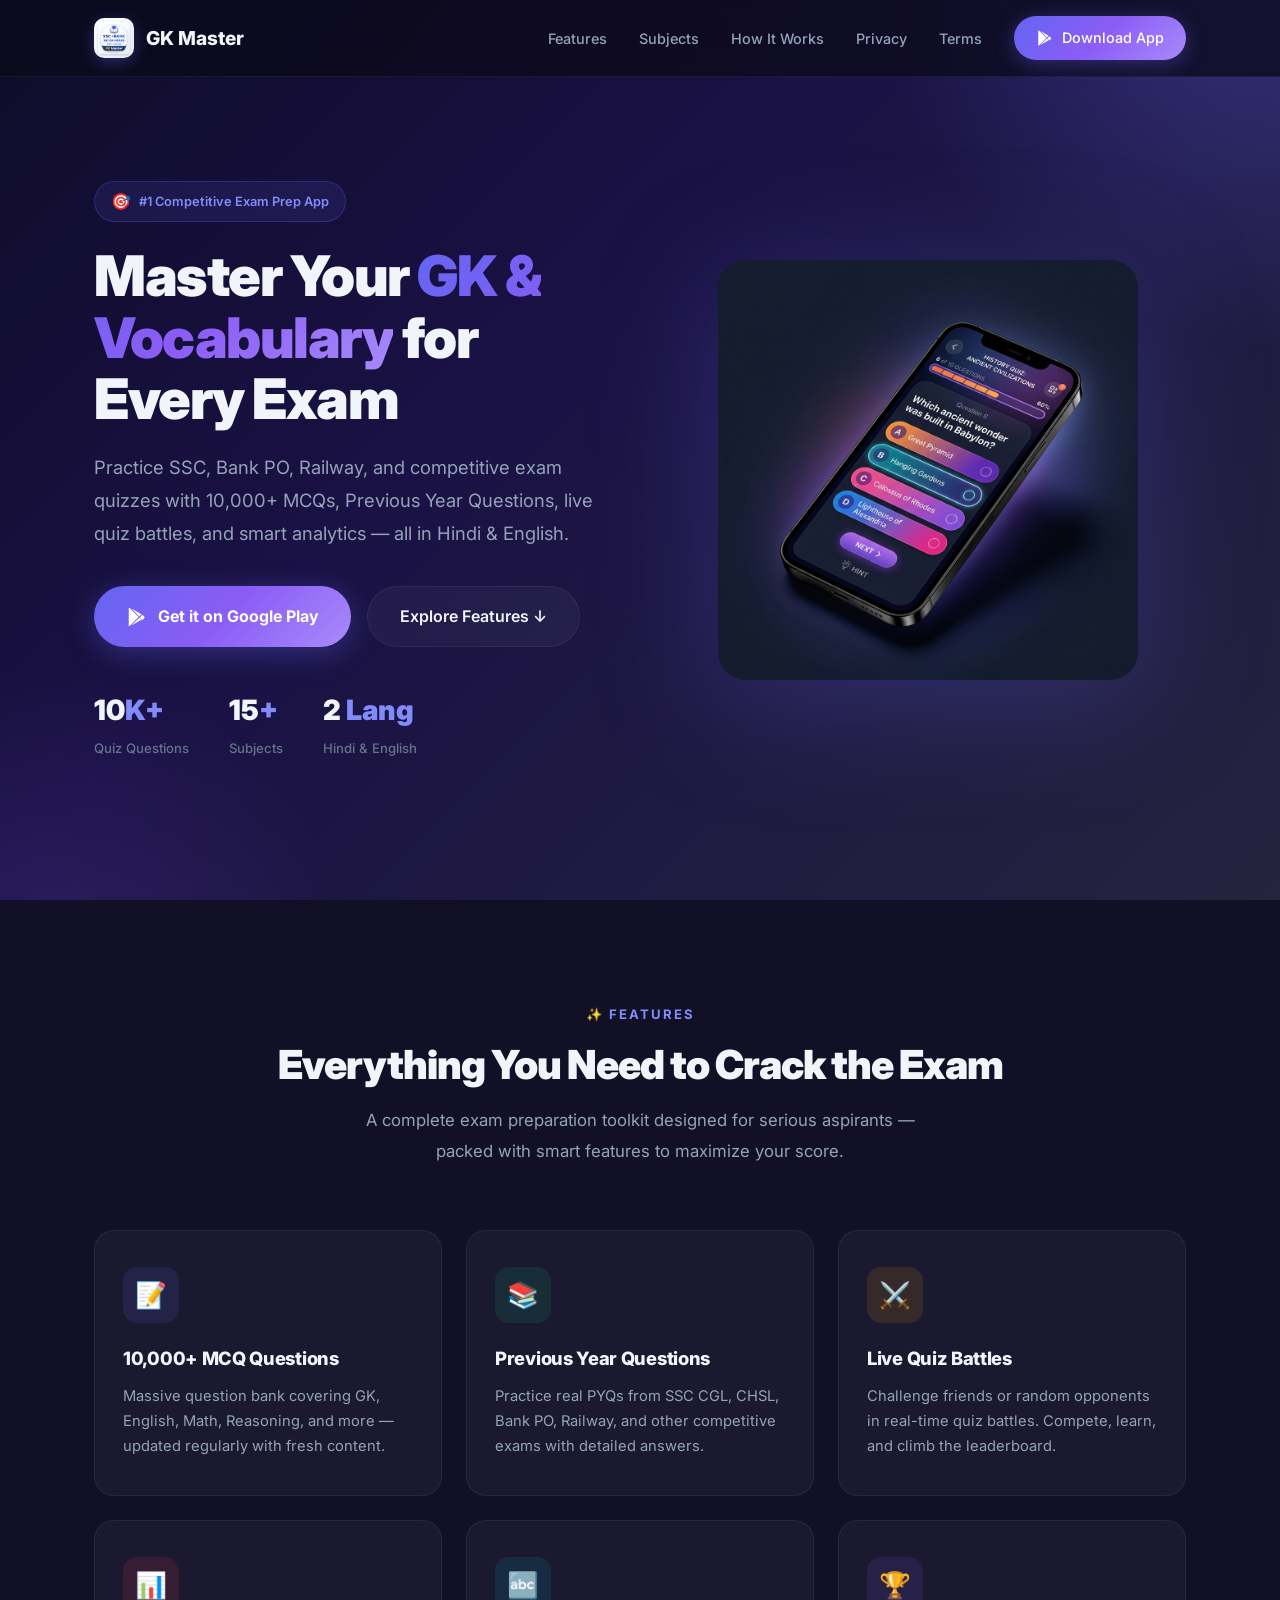
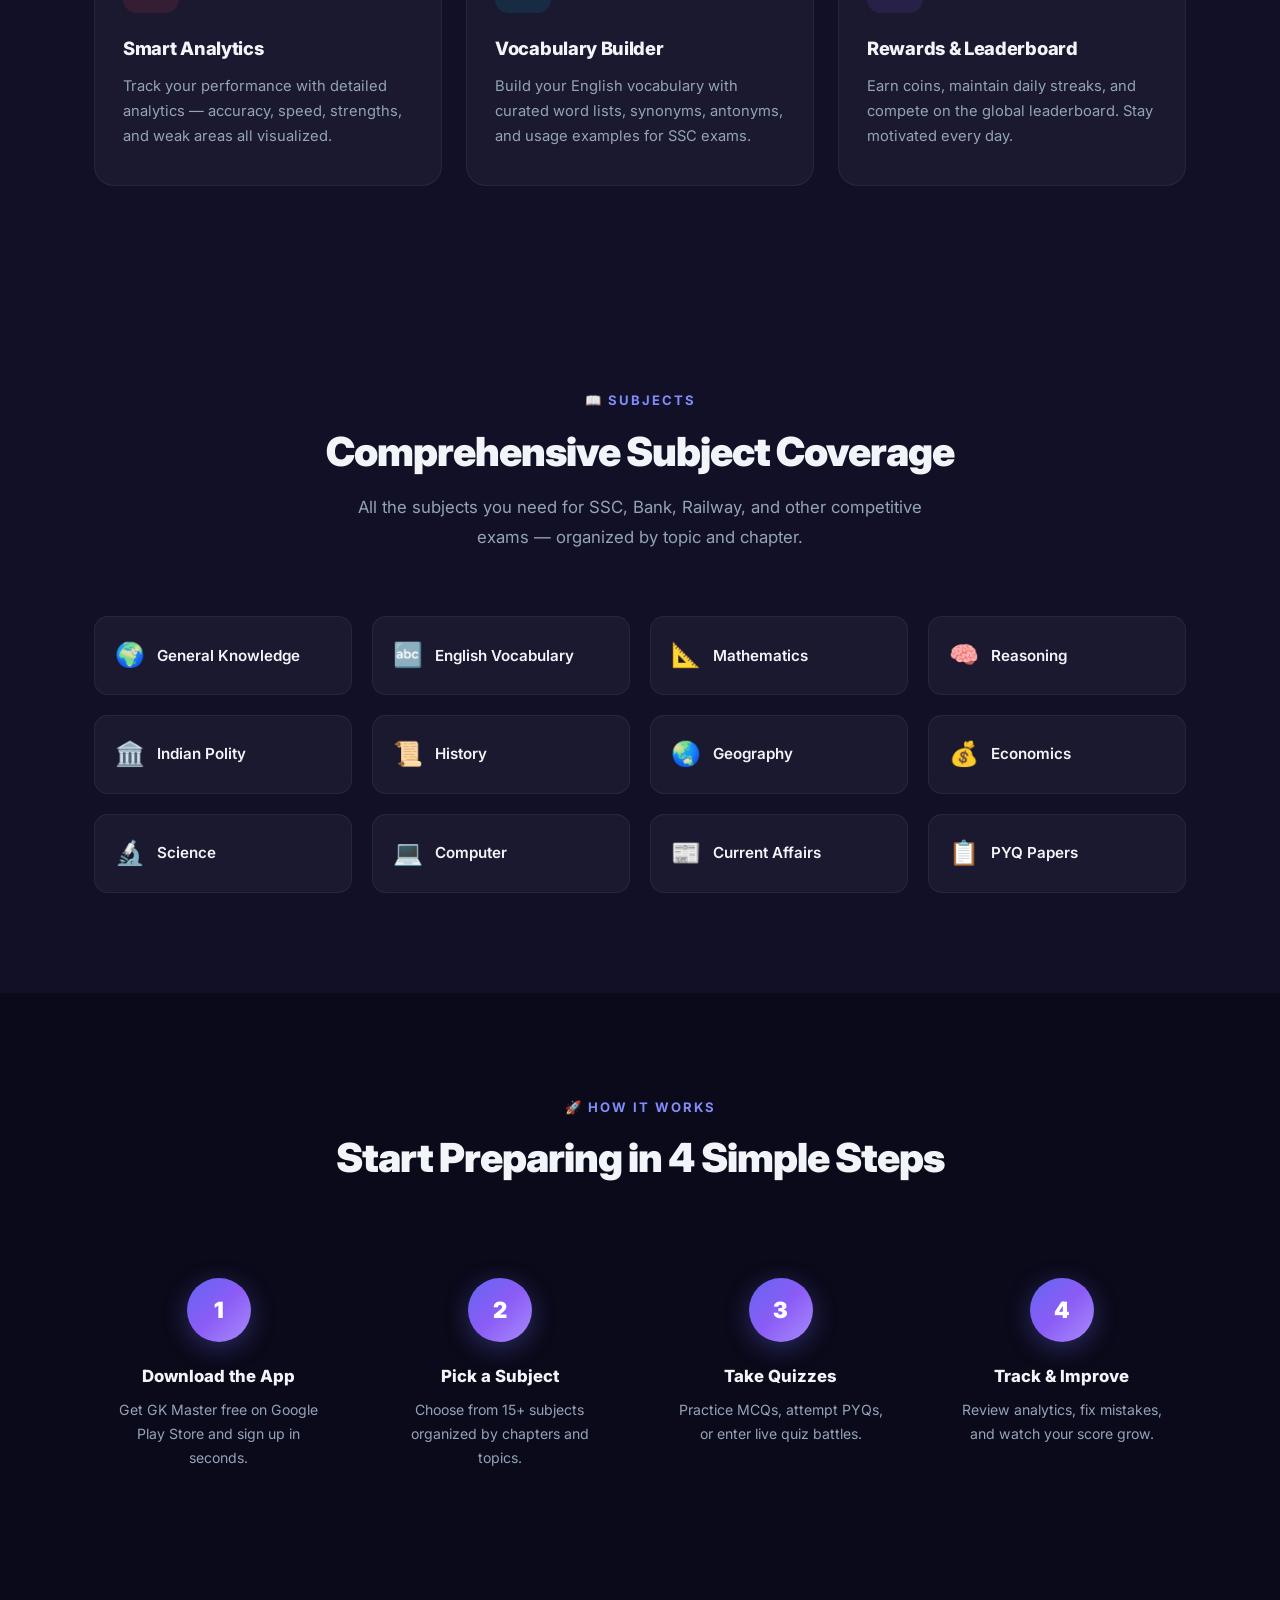
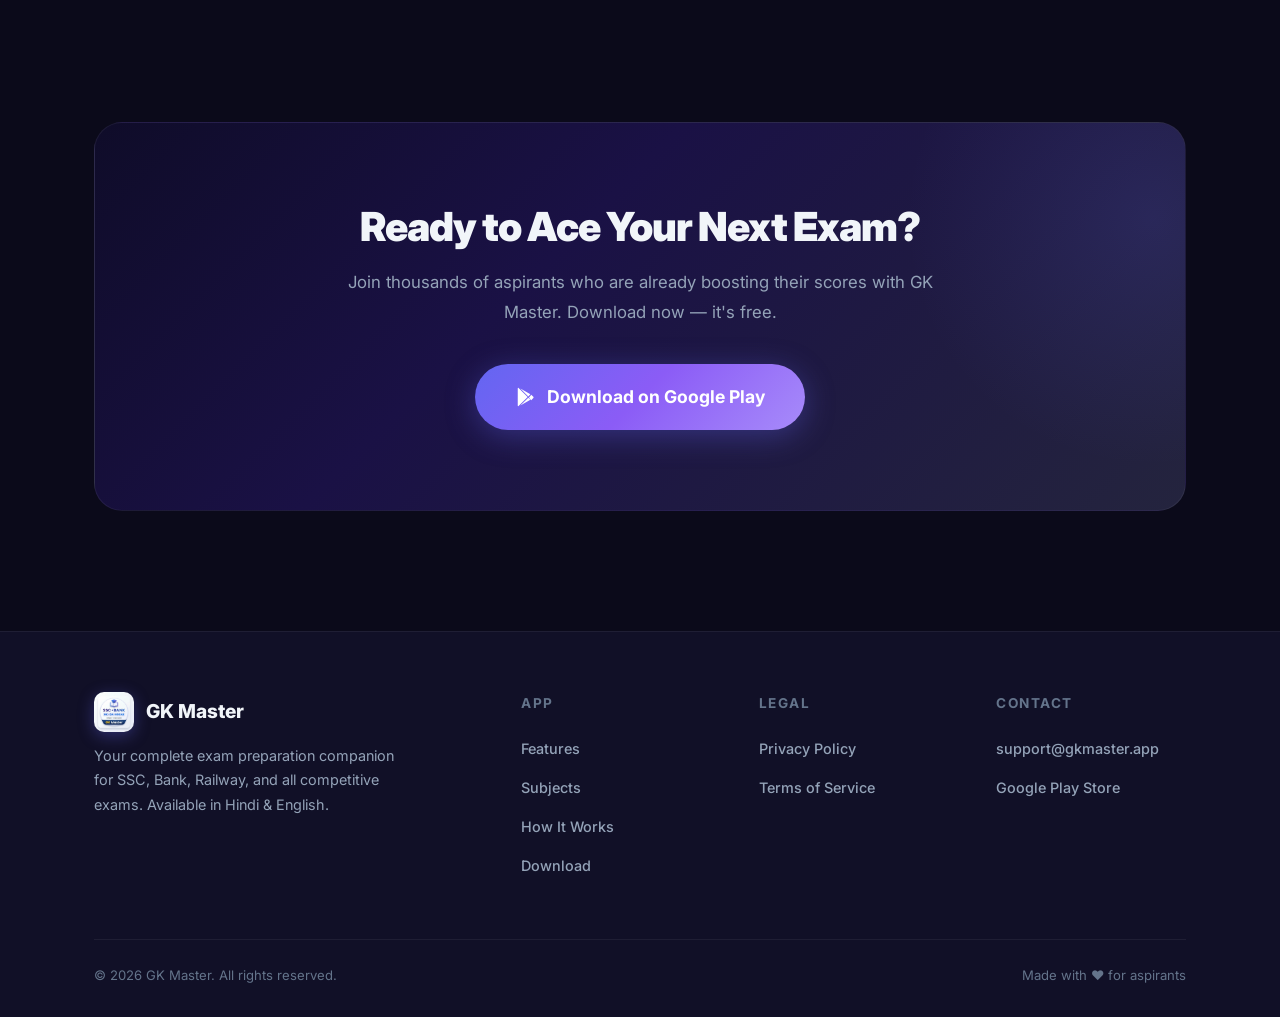
<file: index.html>
<!DOCTYPE html>
<html lang="en">
<head>
  <meta charset="UTF-8" />
  <meta name="viewport" content="width=device-width, initial-scale=1.0" />
  <title>GK Master — SSC, Bank & Competitive Exam Prep App</title>
  <meta name="description" content="GK Master is the ultimate quiz app for SSC, Bank PO, Railway, and competitive exam preparation. Practice GK, Vocabulary, PYQs, and more in Hindi & English." />
  <meta name="keywords" content="GK Master, SSC preparation, Bank PO, quiz app, competitive exam, general knowledge, vocabulary, PYQ, MCQ" />
  <meta name="author" content="GK Master" />
  <meta property="og:title" content="GK Master — SSC, Bank & Competitive Exam Prep" />
  <meta property="og:description" content="Practice GK, Vocabulary, PYQs, and competitive exam quizzes on the go." />
  <meta property="og:image" content="app-icon.png" />
  <meta property="og:type" content="website" />
  <link rel="icon" type="image/png" href="app-icon.png" />
  <link rel="stylesheet" href="style.css" />
</head>
<body>

  <!-- ===== Navbar ===== -->
  <nav class="navbar" id="navbar">
    <div class="container">
      <a href="index.html" class="nav-brand">
        <img src="app-icon.png" alt="GK Master Logo" />
        <span>GK Master</span>
      </a>

      <ul class="nav-links" id="navLinks">
        <li><a href="#features">Features</a></li>
        <li><a href="#subjects">Subjects</a></li>
        <li><a href="#how-it-works">How It Works</a></li>
        <li><a href="privacy-policy.html">Privacy</a></li>
        <li><a href="terms-of-service.html">Terms</a></li>
        <li>
          <a href="https://play.google.com/store/apps/details?id=com.chetan.quizapp" target="_blank" rel="noopener" class="nav-cta">
            <svg width="18" height="18" viewBox="0 0 24 24" fill="currentColor"><path d="M3.609 1.814L13.792 12 3.61 22.186a.996.996 0 0 1-.61-.92V2.734a1 1 0 0 1 .609-.92zm10.89 10.893l2.302 2.302-10.937 6.333 8.635-8.635zm3.199-3.199l2.302 2.302a1 1 0 0 1 0 1.38l-2.302 2.302L15.2 12.694l2.498-3.186zM5.864 2.658L16.8 9.11l-2.302 2.302L5.864 2.658z"/></svg>
            Download App
          </a>
        </li>
      </ul>

      <button class="hamburger" id="hamburger" aria-label="Toggle navigation">
        <span></span><span></span><span></span>
      </button>
    </div>
  </nav>

  <!-- ===== Hero ===== -->
  <section class="hero" id="hero">
    <div class="container">
      <div class="hero-content">
        <div class="hero-badge">
          <span>🎯</span> #1 Competitive Exam Prep App
        </div>
        <h1>
          Master Your <span class="gradient-text">GK &amp; Vocabulary</span> for Every Exam
        </h1>
        <p class="hero-desc">
          Practice SSC, Bank PO, Railway, and competitive exam quizzes with 10,000+ MCQs, Previous Year Questions, live quiz battles, and smart analytics — all in Hindi &amp; English.
        </p>
        <div class="hero-actions">
          <a href="https://play.google.com/store/apps/details?id=com.chetan.quizapp" target="_blank" rel="noopener" class="btn-primary">
            <svg width="22" height="22" viewBox="0 0 24 24" fill="currentColor"><path d="M3.609 1.814L13.792 12 3.61 22.186a.996.996 0 0 1-.61-.92V2.734a1 1 0 0 1 .609-.92zm10.89 10.893l2.302 2.302-10.937 6.333 8.635-8.635zm3.199-3.199l2.302 2.302a1 1 0 0 1 0 1.38l-2.302 2.302L15.2 12.694l2.498-3.186zM5.864 2.658L16.8 9.11l-2.302 2.302L5.864 2.658z"/></svg>
            Get it on Google Play
          </a>
          <a href="#features" class="btn-secondary">
            Explore Features ↓
          </a>
        </div>
        <div class="hero-stats">
          <div class="hero-stat">
            <div class="stat-num">10<span class="accent">K+</span></div>
            <div class="stat-label">Quiz Questions</div>
          </div>
          <div class="hero-stat">
            <div class="stat-num">15<span class="accent">+</span></div>
            <div class="stat-label">Subjects</div>
          </div>
          <div class="hero-stat">
            <div class="stat-num">2<span class="accent"> Lang</span></div>
            <div class="stat-label">Hindi & English</div>
          </div>
        </div>
      </div>
      <div class="hero-visual">
        <img src="hero-mockup.png" alt="GK Master App Preview" class="hero-phone" />
      </div>
    </div>
  </section>

  <!-- ===== Features ===== -->
  <section class="features" id="features">
    <div class="container">
      <div class="section-header">
        <div class="section-label">✨ Features</div>
        <h2 class="section-title">Everything You Need to <span class="gradient-text">Crack the Exam</span></h2>
        <p class="section-desc">A complete exam preparation toolkit designed for serious aspirants — packed with smart features to maximize your score.</p>
      </div>

      <div class="features-grid">
        <div class="feature-card">
          <div class="feature-icon icon-indigo">📝</div>
          <h3>10,000+ MCQ Questions</h3>
          <p>Massive question bank covering GK, English, Math, Reasoning, and more — updated regularly with fresh content.</p>
        </div>

        <div class="feature-card">
          <div class="feature-icon icon-emerald">📚</div>
          <h3>Previous Year Questions</h3>
          <p>Practice real PYQs from SSC CGL, CHSL, Bank PO, Railway, and other competitive exams with detailed answers.</p>
        </div>

        <div class="feature-card">
          <div class="feature-icon icon-amber">⚔️</div>
          <h3>Live Quiz Battles</h3>
          <p>Challenge friends or random opponents in real-time quiz battles. Compete, learn, and climb the leaderboard.</p>
        </div>

        <div class="feature-card">
          <div class="feature-icon icon-rose">📊</div>
          <h3>Smart Analytics</h3>
          <p>Track your performance with detailed analytics — accuracy, speed, strengths, and weak areas all visualized.</p>
        </div>

        <div class="feature-card">
          <div class="feature-icon icon-cyan">🔤</div>
          <h3>Vocabulary Builder</h3>
          <p>Build your English vocabulary with curated word lists, synonyms, antonyms, and usage examples for SSC exams.</p>
        </div>

        <div class="feature-card">
          <div class="feature-icon icon-violet">🏆</div>
          <h3>Rewards & Leaderboard</h3>
          <p>Earn coins, maintain daily streaks, and compete on the global leaderboard. Stay motivated every day.</p>
        </div>
      </div>
    </div>
  </section>

  <!-- ===== Subjects ===== -->
  <section class="subjects" id="subjects">
    <div class="container">
      <div class="section-header">
        <div class="section-label">📖 Subjects</div>
        <h2 class="section-title">Comprehensive <span class="gradient-text">Subject Coverage</span></h2>
        <p class="section-desc">All the subjects you need for SSC, Bank, Railway, and other competitive exams — organized by topic and chapter.</p>
      </div>

      <div class="subjects-grid">
        <div class="subject-chip"><span class="emoji">🌍</span> General Knowledge</div>
        <div class="subject-chip"><span class="emoji">🔤</span> English Vocabulary</div>
        <div class="subject-chip"><span class="emoji">📐</span> Mathematics</div>
        <div class="subject-chip"><span class="emoji">🧠</span> Reasoning</div>
        <div class="subject-chip"><span class="emoji">🏛️</span> Indian Polity</div>
        <div class="subject-chip"><span class="emoji">📜</span> History</div>
        <div class="subject-chip"><span class="emoji">🌏</span> Geography</div>
        <div class="subject-chip"><span class="emoji">💰</span> Economics</div>
        <div class="subject-chip"><span class="emoji">🔬</span> Science</div>
        <div class="subject-chip"><span class="emoji">💻</span> Computer</div>
        <div class="subject-chip"><span class="emoji">📰</span> Current Affairs</div>
        <div class="subject-chip"><span class="emoji">📋</span> PYQ Papers</div>
      </div>
    </div>
  </section>

  <!-- ===== How It Works ===== -->
  <section class="how-it-works" id="how-it-works">
    <div class="container">
      <div class="section-header">
        <div class="section-label">🚀 How It Works</div>
        <h2 class="section-title">Start Preparing in <span class="gradient-text">4 Simple Steps</span></h2>
      </div>

      <div class="steps">
        <div class="step">
          <div class="step-number">1</div>
          <h3>Download the App</h3>
          <p>Get GK Master free on Google Play Store and sign up in seconds.</p>
        </div>
        <div class="step">
          <div class="step-number">2</div>
          <h3>Pick a Subject</h3>
          <p>Choose from 15+ subjects organized by chapters and topics.</p>
        </div>
        <div class="step">
          <div class="step-number">3</div>
          <h3>Take Quizzes</h3>
          <p>Practice MCQs, attempt PYQs, or enter live quiz battles.</p>
        </div>
        <div class="step">
          <div class="step-number">4</div>
          <h3>Track & Improve</h3>
          <p>Review analytics, fix mistakes, and watch your score grow.</p>
        </div>
      </div>
    </div>
  </section>

  <!-- ===== CTA ===== -->
  <section class="cta">
    <div class="container">
      <div class="cta-box">
        <h2 class="section-title">Ready to Ace Your <span class="gradient-text">Next Exam?</span></h2>
        <p class="section-desc">Join thousands of aspirants who are already boosting their scores with GK Master. Download now — it's free.</p>
        <a href="https://play.google.com/store/apps/details?id=com.chetan.quizapp" target="_blank" rel="noopener" class="btn-primary">
          <svg width="22" height="22" viewBox="0 0 24 24" fill="currentColor"><path d="M3.609 1.814L13.792 12 3.61 22.186a.996.996 0 0 1-.61-.92V2.734a1 1 0 0 1 .609-.92zm10.89 10.893l2.302 2.302-10.937 6.333 8.635-8.635zm3.199-3.199l2.302 2.302a1 1 0 0 1 0 1.38l-2.302 2.302L15.2 12.694l2.498-3.186zM5.864 2.658L16.8 9.11l-2.302 2.302L5.864 2.658z"/></svg>
          Download on Google Play
        </a>
      </div>
    </div>
  </section>

  <!-- ===== Footer ===== -->
  <footer class="footer">
    <div class="container">
      <div class="footer-grid">
        <div class="footer-brand">
          <a href="index.html" class="nav-brand">
            <img src="app-icon.png" alt="GK Master" />
            <span>GK Master</span>
          </a>
          <p>Your complete exam preparation companion for SSC, Bank, Railway, and all competitive exams. Available in Hindi & English.</p>
        </div>

        <div class="footer-col">
          <h4>App</h4>
          <ul>
            <li><a href="#features">Features</a></li>
            <li><a href="#subjects">Subjects</a></li>
            <li><a href="#how-it-works">How It Works</a></li>
            <li><a href="https://play.google.com/store/apps/details?id=com.chetan.quizapp" target="_blank" rel="noopener">Download</a></li>
          </ul>
        </div>

        <div class="footer-col">
          <h4>Legal</h4>
          <ul>
            <li><a href="privacy-policy.html">Privacy Policy</a></li>
            <li><a href="terms-of-service.html">Terms of Service</a></li>
          </ul>
        </div>

        <div class="footer-col">
          <h4>Contact</h4>
          <ul>
            <li><a href="mailto:support@gkmaster.app">support@gkmaster.app</a></li>
            <li><a href="https://play.google.com/store/apps/details?id=com.chetan.quizapp" target="_blank" rel="noopener">Google Play Store</a></li>
          </ul>
        </div>
      </div>

      <div class="footer-bottom">
        <span>&copy; 2026 GK Master. All rights reserved.</span>
        <span>Made with ❤️ for aspirants</span>
      </div>
    </div>
  </footer>

  <script>
    // Hamburger toggle
    const hamburger = document.getElementById('hamburger');
    const navLinks = document.getElementById('navLinks');
    hamburger.addEventListener('click', () => navLinks.classList.toggle('active'));

    // Navbar scroll effect
    window.addEventListener('scroll', () => {
      const nav = document.getElementById('navbar');
      nav.style.background = window.scrollY > 50
        ? 'rgba(11,10,26,0.92)' : 'rgba(11,10,26,0.75)';
    });

    // Animate elements on scroll
    const observerOptions = { threshold: 0.1, rootMargin: '0px 0px -50px 0px' };
    const observer = new IntersectionObserver((entries) => {
      entries.forEach(entry => {
        if (entry.isIntersecting) {
          entry.target.style.opacity = '1';
          entry.target.style.transform = 'translateY(0)';
        }
      });
    }, observerOptions);

    document.querySelectorAll('.feature-card, .step, .subject-chip').forEach(el => {
      el.style.opacity = '0';
      el.style.transform = 'translateY(30px)';
      el.style.transition = 'opacity 0.6s ease, transform 0.6s ease';
      observer.observe(el);
    });
  </script>

</body>
</html>
</file>
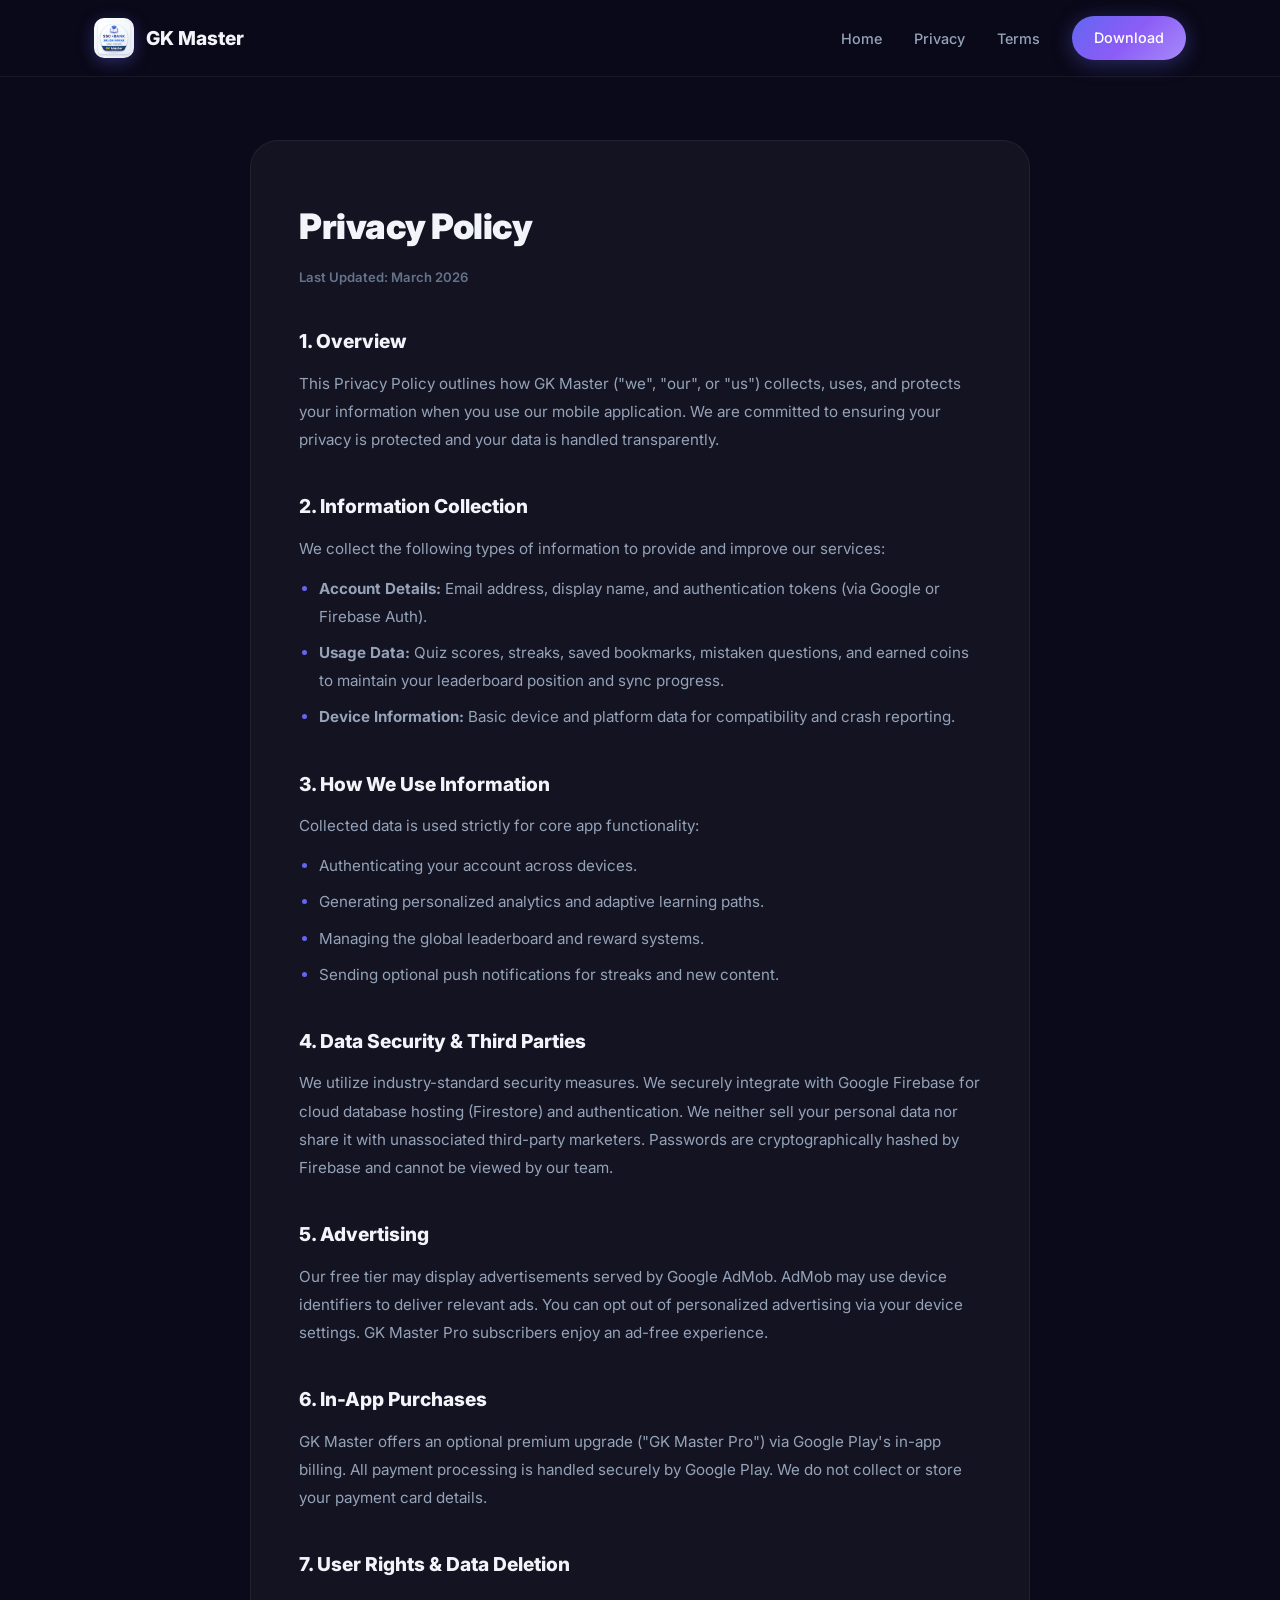
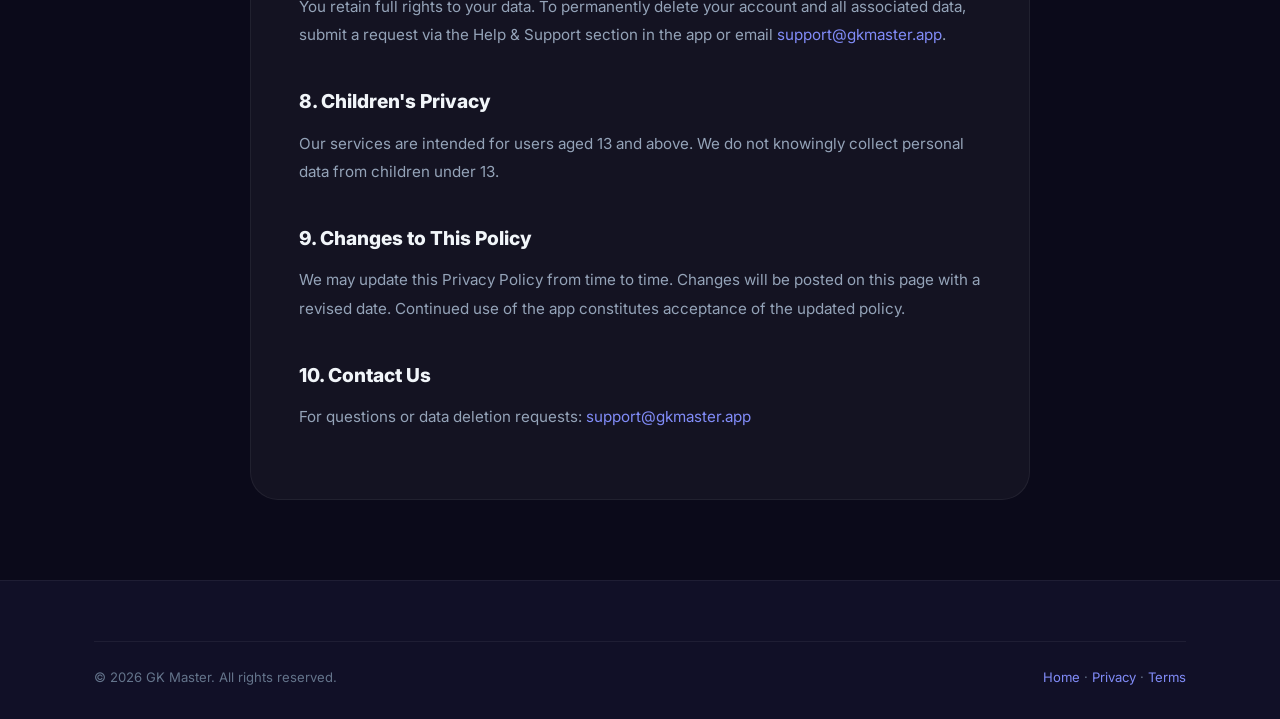
<file: privacy-policy.html>
<!DOCTYPE html>
<html lang="en">
<head>
  <meta charset="UTF-8" />
  <meta name="viewport" content="width=device-width, initial-scale=1.0" />
  <title>Privacy Policy — GK Master</title>
  <meta name="description" content="Privacy Policy for GK Master App." />
  <link rel="icon" type="image/png" href="app-icon.png" />
  <link rel="stylesheet" href="style.css" />
</head>
<body>
  <nav class="navbar" id="navbar">
    <div class="container">
      <a href="index.html" class="nav-brand">
        <img src="app-icon.png" alt="GK Master" /><span>GK Master</span>
      </a>
      <ul class="nav-links" id="navLinks">
        <li><a href="index.html">Home</a></li>
        <li><a href="privacy-policy.html">Privacy</a></li>
        <li><a href="terms-of-service.html">Terms</a></li>
        <li><a href="https://play.google.com/store/apps/details?id=com.chetan.quizapp" target="_blank" class="nav-cta">Download</a></li>
      </ul>
      <button class="hamburger" id="hamburger" aria-label="Menu"><span></span><span></span><span></span></button>
    </div>
  </nav>

  <section class="legal-page">
    <div class="container">
      <div class="legal-content">
        <h1>Privacy Policy</h1>
        <p class="last-updated">Last Updated: March 2026</p>

        <h2>1. Overview</h2>
        <p>This Privacy Policy outlines how GK Master ("we", "our", or "us") collects, uses, and protects your information when you use our mobile application. We are committed to ensuring your privacy is protected and your data is handled transparently.</p>

        <h2>2. Information Collection</h2>
        <p>We collect the following types of information to provide and improve our services:</p>
        <ul>
          <li><strong>Account Details:</strong> Email address, display name, and authentication tokens (via Google or Firebase Auth).</li>
          <li><strong>Usage Data:</strong> Quiz scores, streaks, saved bookmarks, mistaken questions, and earned coins to maintain your leaderboard position and sync progress.</li>
          <li><strong>Device Information:</strong> Basic device and platform data for compatibility and crash reporting.</li>
        </ul>

        <h2>3. How We Use Information</h2>
        <p>Collected data is used strictly for core app functionality:</p>
        <ul>
          <li>Authenticating your account across devices.</li>
          <li>Generating personalized analytics and adaptive learning paths.</li>
          <li>Managing the global leaderboard and reward systems.</li>
          <li>Sending optional push notifications for streaks and new content.</li>
        </ul>

        <h2>4. Data Security & Third Parties</h2>
        <p>We utilize industry-standard security measures. We securely integrate with Google Firebase for cloud database hosting (Firestore) and authentication. We neither sell your personal data nor share it with unassociated third-party marketers. Passwords are cryptographically hashed by Firebase and cannot be viewed by our team.</p>

        <h2>5. Advertising</h2>
        <p>Our free tier may display advertisements served by Google AdMob. AdMob may use device identifiers to deliver relevant ads. You can opt out of personalized advertising via your device settings. GK Master Pro subscribers enjoy an ad-free experience.</p>

        <h2>6. In-App Purchases</h2>
        <p>GK Master offers an optional premium upgrade ("GK Master Pro") via Google Play's in-app billing. All payment processing is handled securely by Google Play. We do not collect or store your payment card details.</p>

        <h2>7. User Rights & Data Deletion</h2>
        <p>You retain full rights to your data. To permanently delete your account and all associated data, submit a request via the Help & Support section in the app or email <a href="mailto:support@gkmaster.app">support@gkmaster.app</a>.</p>

        <h2>8. Children's Privacy</h2>
        <p>Our services are intended for users aged 13 and above. We do not knowingly collect personal data from children under 13.</p>

        <h2>9. Changes to This Policy</h2>
        <p>We may update this Privacy Policy from time to time. Changes will be posted on this page with a revised date. Continued use of the app constitutes acceptance of the updated policy.</p>

        <h2>10. Contact Us</h2>
        <p>For questions or data deletion requests: <a href="mailto:support@gkmaster.app">support@gkmaster.app</a></p>
      </div>
    </div>
  </section>

  <footer class="footer">
    <div class="container">
      <div class="footer-bottom">
        <span>&copy; 2026 GK Master. All rights reserved.</span>
        <span><a href="index.html">Home</a> · <a href="privacy-policy.html">Privacy</a> · <a href="terms-of-service.html">Terms</a></span>
      </div>
    </div>
  </footer>

  <script>
    document.getElementById('hamburger').addEventListener('click', () => document.getElementById('navLinks').classList.toggle('active'));
  </script>
</body>
</html>
</file>
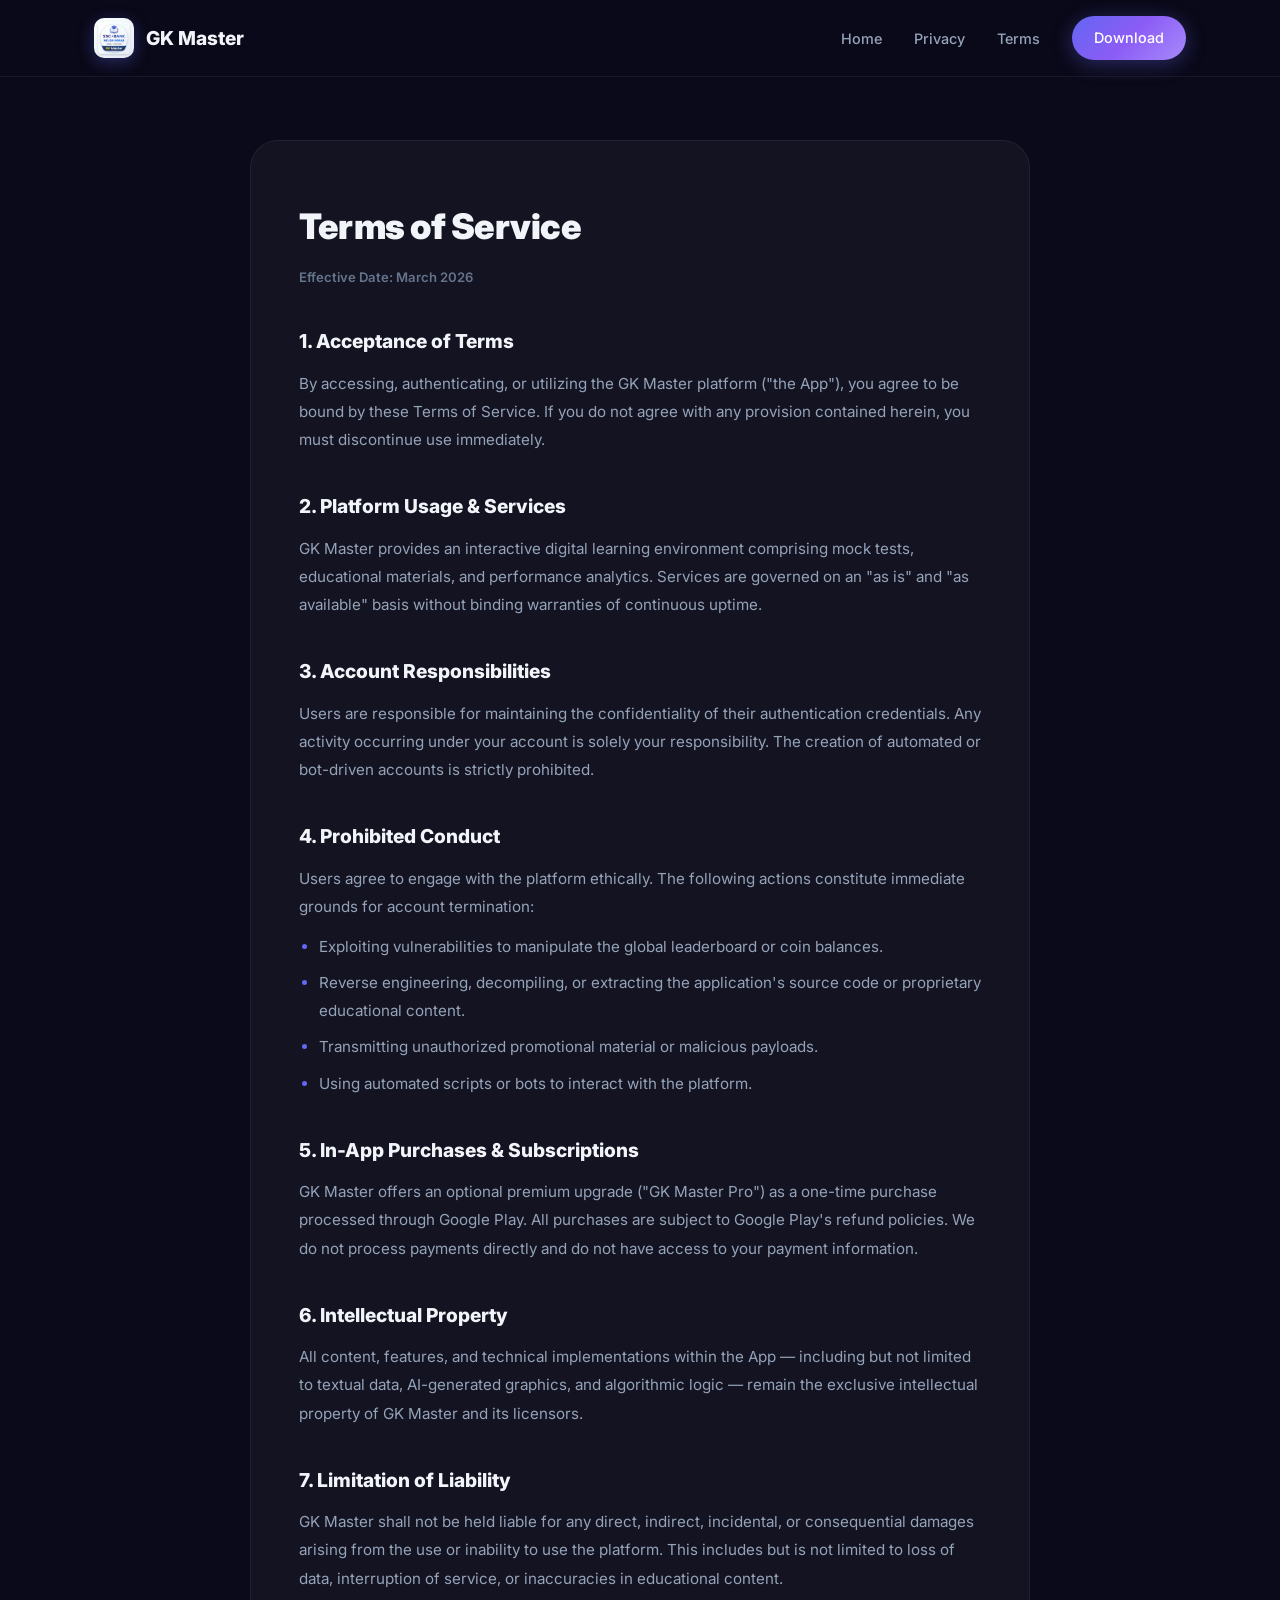
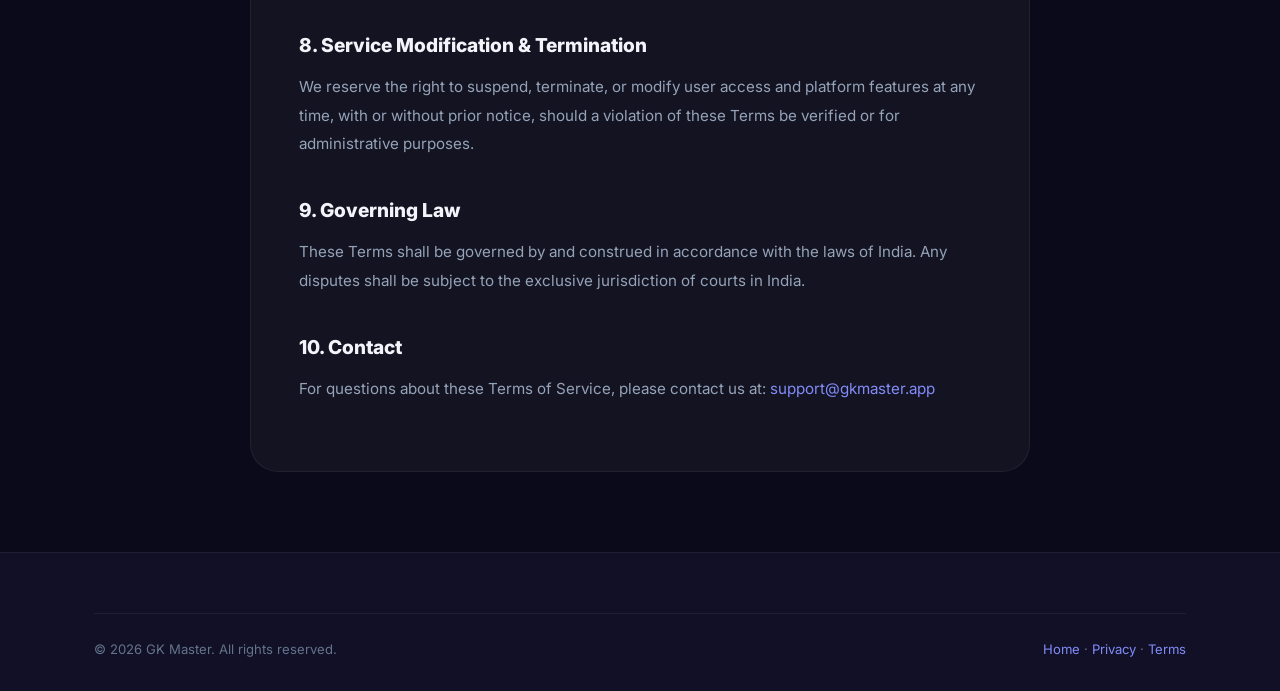
<file: terms-of-service.html>
<!DOCTYPE html>
<html lang="en">
<head>
  <meta charset="UTF-8" />
  <meta name="viewport" content="width=device-width, initial-scale=1.0" />
  <title>Terms of Service — GK Master</title>
  <meta name="description" content="Terms of Service for GK Master App." />
  <link rel="icon" type="image/png" href="app-icon.png" />
  <link rel="stylesheet" href="style.css" />
</head>
<body>
  <nav class="navbar" id="navbar">
    <div class="container">
      <a href="index.html" class="nav-brand">
        <img src="app-icon.png" alt="GK Master" /><span>GK Master</span>
      </a>
      <ul class="nav-links" id="navLinks">
        <li><a href="index.html">Home</a></li>
        <li><a href="privacy-policy.html">Privacy</a></li>
        <li><a href="terms-of-service.html">Terms</a></li>
        <li><a href="https://play.google.com/store/apps/details?id=com.chetan.quizapp" target="_blank" class="nav-cta">Download</a></li>
      </ul>
      <button class="hamburger" id="hamburger" aria-label="Menu"><span></span><span></span><span></span></button>
    </div>
  </nav>

  <section class="legal-page">
    <div class="container">
      <div class="legal-content">
        <h1>Terms of Service</h1>
        <p class="last-updated">Effective Date: March 2026</p>

        <h2>1. Acceptance of Terms</h2>
        <p>By accessing, authenticating, or utilizing the GK Master platform ("the App"), you agree to be bound by these Terms of Service. If you do not agree with any provision contained herein, you must discontinue use immediately.</p>

        <h2>2. Platform Usage & Services</h2>
        <p>GK Master provides an interactive digital learning environment comprising mock tests, educational materials, and performance analytics. Services are governed on an "as is" and "as available" basis without binding warranties of continuous uptime.</p>

        <h2>3. Account Responsibilities</h2>
        <p>Users are responsible for maintaining the confidentiality of their authentication credentials. Any activity occurring under your account is solely your responsibility. The creation of automated or bot-driven accounts is strictly prohibited.</p>

        <h2>4. Prohibited Conduct</h2>
        <p>Users agree to engage with the platform ethically. The following actions constitute immediate grounds for account termination:</p>
        <ul>
          <li>Exploiting vulnerabilities to manipulate the global leaderboard or coin balances.</li>
          <li>Reverse engineering, decompiling, or extracting the application's source code or proprietary educational content.</li>
          <li>Transmitting unauthorized promotional material or malicious payloads.</li>
          <li>Using automated scripts or bots to interact with the platform.</li>
        </ul>

        <h2>5. In-App Purchases & Subscriptions</h2>
        <p>GK Master offers an optional premium upgrade ("GK Master Pro") as a one-time purchase processed through Google Play. All purchases are subject to Google Play's refund policies. We do not process payments directly and do not have access to your payment information.</p>

        <h2>6. Intellectual Property</h2>
        <p>All content, features, and technical implementations within the App — including but not limited to textual data, AI-generated graphics, and algorithmic logic — remain the exclusive intellectual property of GK Master and its licensors.</p>

        <h2>7. Limitation of Liability</h2>
        <p>GK Master shall not be held liable for any direct, indirect, incidental, or consequential damages arising from the use or inability to use the platform. This includes but is not limited to loss of data, interruption of service, or inaccuracies in educational content.</p>

        <h2>8. Service Modification & Termination</h2>
        <p>We reserve the right to suspend, terminate, or modify user access and platform features at any time, with or without prior notice, should a violation of these Terms be verified or for administrative purposes.</p>

        <h2>9. Governing Law</h2>
        <p>These Terms shall be governed by and construed in accordance with the laws of India. Any disputes shall be subject to the exclusive jurisdiction of courts in India.</p>

        <h2>10. Contact</h2>
        <p>For questions about these Terms of Service, please contact us at: <a href="mailto:support@gkmaster.app">support@gkmaster.app</a></p>
      </div>
    </div>
  </section>

  <footer class="footer">
    <div class="container">
      <div class="footer-bottom">
        <span>&copy; 2026 GK Master. All rights reserved.</span>
        <span><a href="index.html">Home</a> · <a href="privacy-policy.html">Privacy</a> · <a href="terms-of-service.html">Terms</a></span>
      </div>
    </div>
  </footer>

  <script>
    document.getElementById('hamburger').addEventListener('click', () => document.getElementById('navLinks').classList.toggle('active'));
  </script>
</body>
</html>
</file>
<file: style.css>
/* ============================================
   GK Master – Landing Page Stylesheet
   ============================================ */

/* ---------- Reset & Tokens ---------- */
@import url('https://fonts.googleapis.com/css2?family=Inter:wght@400;500;600;700;800;900&display=swap');

*, *::before, *::after { margin: 0; padding: 0; box-sizing: border-box; }

:root {
  --bg-primary: #0B0A1A;
  --bg-secondary: #111027;
  --bg-card: rgba(255,255,255,0.04);
  --bg-card-hover: rgba(255,255,255,0.07);
  --accent: #6366F1;
  --accent-glow: rgba(99,102,241,0.35);
  --accent-light: #818CF8;
  --text-primary: #F1F5F9;
  --text-secondary: #94A3B8;
  --text-muted: #64748B;
  --border: rgba(255,255,255,0.06);
  --gradient-hero: linear-gradient(135deg, #0F0C29 0%, #1A1145 40%, #24243E 100%);
  --gradient-accent: linear-gradient(135deg, #6366F1, #8B5CF6, #A78BFA);
  --radius-sm: 8px;
  --radius-md: 14px;
  --radius-lg: 20px;
  --radius-xl: 28px;
  --shadow-card: 0 8px 32px rgba(0,0,0,0.35);
  --transition: 0.3s cubic-bezier(0.4,0,0.2,1);
}

html { scroll-behavior: smooth; }

body {
  font-family: 'Inter', -apple-system, BlinkMacSystemFont, sans-serif;
  background: var(--bg-primary);
  color: var(--text-primary);
  line-height: 1.7;
  overflow-x: hidden;
  -webkit-font-smoothing: antialiased;
}

a { color: var(--accent-light); text-decoration: none; transition: var(--transition); }
a:hover { color: #A78BFA; }
img { max-width: 100%; height: auto; }

/* ---------- Utility ---------- */
.container {
  width: 100%;
  max-width: 1140px;
  margin: 0 auto;
  padding: 0 24px;
}

/* ---------- Navigation ---------- */
.navbar {
  position: fixed; top: 0; left: 0; right: 0; z-index: 100;
  padding: 16px 0;
  background: rgba(11,10,26,0.75);
  backdrop-filter: blur(20px);
  -webkit-backdrop-filter: blur(20px);
  border-bottom: 1px solid var(--border);
  transition: var(--transition);
}

.navbar .container {
  display: flex; align-items: center; justify-content: space-between;
}

.nav-brand {
  display: flex; align-items: center; gap: 12px;
  font-weight: 800; font-size: 1.2rem; color: var(--text-primary);
}

.nav-brand img {
  width: 40px; height: 40px; border-radius: 10px;
  box-shadow: 0 4px 16px var(--accent-glow);
}

.nav-links { display: flex; align-items: center; gap: 32px; list-style: none; }
.nav-links a {
  font-size: 0.9rem; font-weight: 500; color: var(--text-secondary);
  transition: var(--transition); position: relative;
}
.nav-links a::after {
  content: ''; position: absolute; bottom: -4px; left: 0;
  width: 0; height: 2px; background: var(--gradient-accent);
  border-radius: 1px; transition: width var(--transition);
}
.nav-links a:hover { color: var(--text-primary); }
.nav-links a:hover::after { width: 100%; }

.nav-cta {
  display: inline-flex; align-items: center; gap: 8px;
  padding: 10px 22px; border-radius: 50px;
  background: var(--gradient-accent);
  color: #fff !important; font-weight: 700; font-size: 0.88rem;
  box-shadow: 0 4px 20px var(--accent-glow);
  transition: var(--transition);
}
.nav-cta:hover { transform: translateY(-2px); box-shadow: 0 8px 30px var(--accent-glow); }

.hamburger {
  display: none; background: none; border: none; cursor: pointer;
  flex-direction: column; gap: 5px; padding: 4px;
}
.hamburger span {
  display: block; width: 24px; height: 2px; background: var(--text-primary);
  border-radius: 2px; transition: var(--transition);
}

/* ---------- Hero ---------- */
.hero {
  min-height: 100vh;
  display: flex; align-items: center;
  background: var(--gradient-hero);
  position: relative; overflow: hidden;
  padding: 120px 0 80px;
}

.hero::before {
  content: '';
  position: absolute; top: -50%; right: -30%;
  width: 800px; height: 800px;
  background: radial-gradient(circle, var(--accent-glow) 0%, transparent 70%);
  animation: pulseGlow 8s ease-in-out infinite;
}

.hero::after {
  content: '';
  position: absolute; bottom: -40%; left: -20%;
  width: 600px; height: 600px;
  background: radial-gradient(circle, rgba(139,92,246,0.15) 0%, transparent 70%);
  animation: pulseGlow 12s ease-in-out infinite reverse;
}

@keyframes pulseGlow {
  0%, 100% { opacity: 0.5; transform: scale(1); }
  50% { opacity: 0.8; transform: scale(1.1); }
}

.hero .container {
  display: grid;
  grid-template-columns: 1fr 1fr;
  gap: 60px;
  align-items: center;
  position: relative; z-index: 2;
}

.hero-content { max-width: 560px; }

.hero-badge {
  display: inline-flex; align-items: center; gap: 8px;
  padding: 6px 16px; border-radius: 50px;
  background: rgba(99,102,241,0.12);
  border: 1px solid rgba(99,102,241,0.25);
  font-size: 0.8rem; font-weight: 600; color: var(--accent-light);
  margin-bottom: 24px;
  animation: fadeInUp 0.8s ease-out;
}

.hero-badge span { font-size: 1rem; }

.hero h1 {
  font-size: 3.5rem; font-weight: 900; line-height: 1.1;
  letter-spacing: -1.5px;
  margin-bottom: 20px;
  animation: fadeInUp 0.8s ease-out 0.1s both;
}

.hero h1 .gradient-text {
  background: var(--gradient-accent);
  -webkit-background-clip: text;
  -webkit-text-fill-color: transparent;
  background-clip: text;
}

.hero-desc {
  font-size: 1.15rem; color: var(--text-secondary); line-height: 1.8;
  margin-bottom: 36px;
  animation: fadeInUp 0.8s ease-out 0.2s both;
}

.hero-actions {
  display: flex; gap: 16px; flex-wrap: wrap;
  animation: fadeInUp 0.8s ease-out 0.3s both;
}

.btn-primary {
  display: inline-flex; align-items: center; gap: 10px;
  padding: 16px 32px; border-radius: 50px;
  background: var(--gradient-accent);
  color: #fff; font-weight: 700; font-size: 1rem;
  box-shadow: 0 6px 30px var(--accent-glow);
  transition: var(--transition); border: none; cursor: pointer;
}
.btn-primary:hover { transform: translateY(-3px); box-shadow: 0 12px 40px var(--accent-glow); color: #fff; }

.btn-secondary {
  display: inline-flex; align-items: center; gap: 10px;
  padding: 16px 32px; border-radius: 50px;
  background: var(--bg-card);
  border: 1px solid var(--border);
  color: var(--text-primary); font-weight: 600; font-size: 1rem;
  transition: var(--transition); cursor: pointer;
}
.btn-secondary:hover { background: var(--bg-card-hover); transform: translateY(-2px); color: var(--text-primary); }

.hero-visual {
  display: flex; justify-content: center; align-items: center;
  position: relative;
  animation: fadeInUp 1s ease-out 0.4s both;
}

.hero-phone {
  width: 100%; max-width: 420px;
  border-radius: var(--radius-xl);
  filter: drop-shadow(0 20px 60px rgba(99,102,241,0.25));
}

.hero-stats {
  display: flex; gap: 40px; margin-top: 40px;
  animation: fadeInUp 0.8s ease-out 0.5s both;
}

.hero-stat { text-align: left; }
.hero-stat .stat-num {
  font-size: 1.75rem; font-weight: 900; color: var(--text-primary);
}
.hero-stat .stat-num .accent { color: var(--accent-light); }
.hero-stat .stat-label {
  font-size: 0.82rem; color: var(--text-muted); font-weight: 500; margin-top: 2px;
}

@keyframes fadeInUp {
  from { opacity: 0; transform: translateY(30px); }
  to { opacity: 1; transform: translateY(0); }
}

/* ---------- Section Defaults ---------- */
section { padding: 100px 0; }

.section-label {
  display: inline-flex; align-items: center; gap: 8px;
  font-size: 0.82rem; font-weight: 700; color: var(--accent-light);
  text-transform: uppercase; letter-spacing: 2px;
  margin-bottom: 16px;
}

.section-title {
  font-size: 2.5rem; font-weight: 900; letter-spacing: -1px;
  margin-bottom: 16px; line-height: 1.2;
}

.section-desc {
  font-size: 1.05rem; color: var(--text-secondary);
  max-width: 600px; line-height: 1.8;
}

.section-header {
  text-align: center; margin-bottom: 64px;
}
.section-header .section-desc { margin: 0 auto; }

/* ---------- Features ---------- */
.features { background: var(--bg-secondary); }

.features-grid {
  display: grid;
  grid-template-columns: repeat(3, 1fr);
  gap: 24px;
}

.feature-card {
  background: var(--bg-card);
  border: 1px solid var(--border);
  border-radius: var(--radius-lg);
  padding: 36px 28px;
  transition: var(--transition);
  position: relative; overflow: hidden;
}
.feature-card::before {
  content: '';
  position: absolute; top: 0; left: 0; right: 0; height: 3px;
  background: var(--gradient-accent);
  opacity: 0; transition: var(--transition);
}
.feature-card:hover {
  background: var(--bg-card-hover);
  border-color: rgba(99,102,241,0.2);
  transform: translateY(-6px);
  box-shadow: var(--shadow-card);
}
.feature-card:hover::before { opacity: 1; }

.feature-icon {
  width: 56px; height: 56px; border-radius: var(--radius-md);
  display: flex; align-items: center; justify-content: center;
  font-size: 1.6rem; margin-bottom: 20px;
}

.feature-card h3 {
  font-size: 1.15rem; font-weight: 800; margin-bottom: 10px;
  letter-spacing: -0.3px;
}

.feature-card p {
  font-size: 0.92rem; color: var(--text-secondary); line-height: 1.7;
}

/* icon bg variants */
.icon-indigo { background: rgba(99,102,241,0.12); }
.icon-emerald { background: rgba(16,185,129,0.12); }
.icon-amber { background: rgba(245,158,11,0.12); }
.icon-rose { background: rgba(244,63,94,0.12); }
.icon-cyan { background: rgba(6,182,212,0.12); }
.icon-violet { background: rgba(139,92,246,0.12); }

/* ---------- How It Works ---------- */
.how-it-works { background: var(--bg-primary); }

.steps {
  display: grid;
  grid-template-columns: repeat(4, 1fr);
  gap: 32px;
  position: relative;
}

.step {
  text-align: center; position: relative;
  padding: 32px 20px;
}

.step-number {
  width: 64px; height: 64px; border-radius: 50%;
  display: flex; align-items: center; justify-content: center;
  background: var(--gradient-accent);
  font-size: 1.4rem; font-weight: 900; color: #fff;
  margin: 0 auto 20px;
  box-shadow: 0 6px 24px var(--accent-glow);
}

.step h3 {
  font-size: 1.05rem; font-weight: 800; margin-bottom: 8px;
}

.step p {
  font-size: 0.88rem; color: var(--text-secondary); line-height: 1.7;
}

/* ---------- Subjects Showcase ---------- */
.subjects { background: var(--bg-secondary); }

.subjects-grid {
  display: grid;
  grid-template-columns: repeat(4, 1fr);
  gap: 20px;
}

.subject-chip {
  display: flex; align-items: center; gap: 12px;
  background: var(--bg-card);
  border: 1px solid var(--border);
  border-radius: var(--radius-md);
  padding: 18px 20px;
  transition: var(--transition);
  font-weight: 600; font-size: 0.95rem;
}
.subject-chip:hover {
  background: var(--bg-card-hover);
  border-color: rgba(99,102,241,0.2);
  transform: translateY(-3px);
}
.subject-chip .emoji { font-size: 1.5rem; }

/* ---------- CTA Section ---------- */
.cta {
  background: var(--bg-primary); position: relative;
  padding: 120px 0; text-align: center;
}

.cta-box {
  background: var(--gradient-hero);
  border: 1px solid var(--border);
  border-radius: var(--radius-xl);
  padding: 80px 60px;
  position: relative; overflow: hidden;
}

.cta-box::before {
  content: '';
  position: absolute; top: -40%; right: -20%;
  width: 500px; height: 500px;
  background: radial-gradient(circle, var(--accent-glow) 0%, transparent 70%);
  opacity: 0.4;
}

.cta-box .section-title { margin-bottom: 16px; position: relative; }
.cta-box .section-desc { margin: 0 auto 36px; position: relative; }
.cta-box .btn-primary { position: relative; font-size: 1.1rem; padding: 18px 40px; }

/* ---------- Footer ---------- */
.footer {
  background: var(--bg-secondary);
  border-top: 1px solid var(--border);
  padding: 60px 0 30px;
}

.footer-grid {
  display: grid;
  grid-template-columns: 2fr 1fr 1fr 1fr;
  gap: 48px;
  margin-bottom: 48px;
}

.footer-brand p {
  color: var(--text-secondary); font-size: 0.9rem;
  margin-top: 12px; line-height: 1.7; max-width: 320px;
}

.footer-col h4 {
  font-size: 0.85rem; font-weight: 700; text-transform: uppercase;
  letter-spacing: 1.5px; color: var(--text-muted);
  margin-bottom: 20px;
}

.footer-col ul { list-style: none; }
.footer-col li { margin-bottom: 12px; }
.footer-col a {
  color: var(--text-secondary); font-size: 0.9rem; font-weight: 500;
}
.footer-col a:hover { color: var(--text-primary); }

.footer-bottom {
  border-top: 1px solid var(--border);
  padding-top: 24px;
  display: flex; justify-content: space-between; align-items: center;
  font-size: 0.82rem; color: var(--text-muted);
}

/* ---------- Legal Pages ---------- */
.legal-page {
  padding: 140px 0 80px;
  min-height: 100vh;
}

.legal-content {
  max-width: 780px; margin: 0 auto;
  background: var(--bg-card);
  border: 1px solid var(--border);
  border-radius: var(--radius-xl);
  padding: 56px 48px;
}

.legal-content .last-updated {
  font-size: 0.82rem; color: var(--text-muted); font-weight: 600;
  margin-bottom: 32px;
}

.legal-content h1 {
  font-size: 2.2rem; font-weight: 900; margin-bottom: 8px;
  letter-spacing: -0.5px;
}

.legal-content h2 {
  font-size: 1.2rem; font-weight: 800; margin-top: 36px;
  margin-bottom: 12px; color: var(--text-primary);
}

.legal-content p {
  font-size: 0.95rem; color: var(--text-secondary); line-height: 1.85;
  margin-bottom: 12px;
}

.legal-content ul {
  padding-left: 20px; margin-top: 8px; margin-bottom: 12px;
}

.legal-content li {
  font-size: 0.95rem; color: var(--text-secondary); line-height: 1.85;
  margin-bottom: 8px; position: relative;
}

.legal-content li::marker { color: var(--accent); }

/* ---------- Responsive ---------- */
@media (max-width: 1024px) {
  .hero .container { grid-template-columns: 1fr; text-align: center; }
  .hero-content { max-width: 100%; }
  .hero h1 { font-size: 2.8rem; }
  .hero-stats { justify-content: center; }
  .hero-stat { text-align: center; }
  .hero-visual { margin-top: 40px; }
  .hero-phone { max-width: 320px; }
  .features-grid { grid-template-columns: repeat(2, 1fr); }
  .steps { grid-template-columns: repeat(2, 1fr); }
  .subjects-grid { grid-template-columns: repeat(3, 1fr); }
  .footer-grid { grid-template-columns: repeat(2, 1fr); }
  .hero-actions { justify-content: center; }
}

@media (max-width: 640px) {
  .hero { padding: 100px 0 60px; }
  .hero h1 { font-size: 2.2rem; }
  .hero-desc { font-size: 1rem; }
  .section-title { font-size: 1.8rem; }
  .features-grid { grid-template-columns: 1fr; }
  .steps { grid-template-columns: 1fr; gap: 16px; }
  .subjects-grid { grid-template-columns: repeat(2, 1fr); }
  .footer-grid { grid-template-columns: 1fr; gap: 32px; }
  .cta-box { padding: 48px 28px; }
  .legal-content { padding: 36px 24px; }
  .nav-links { display: none; }
  .hamburger { display: flex; }
  .nav-links.active {
    display: flex; flex-direction: column;
    position: absolute; top: 100%; left: 0; right: 0;
    background: rgba(11,10,26,0.95);
    backdrop-filter: blur(20px);
    padding: 24px; gap: 20px;
    border-bottom: 1px solid var(--border);
  }
  .footer-bottom { flex-direction: column; gap: 12px; text-align: center; }
  .hero-stats { flex-direction: column; gap: 16px; }
}
</file>
